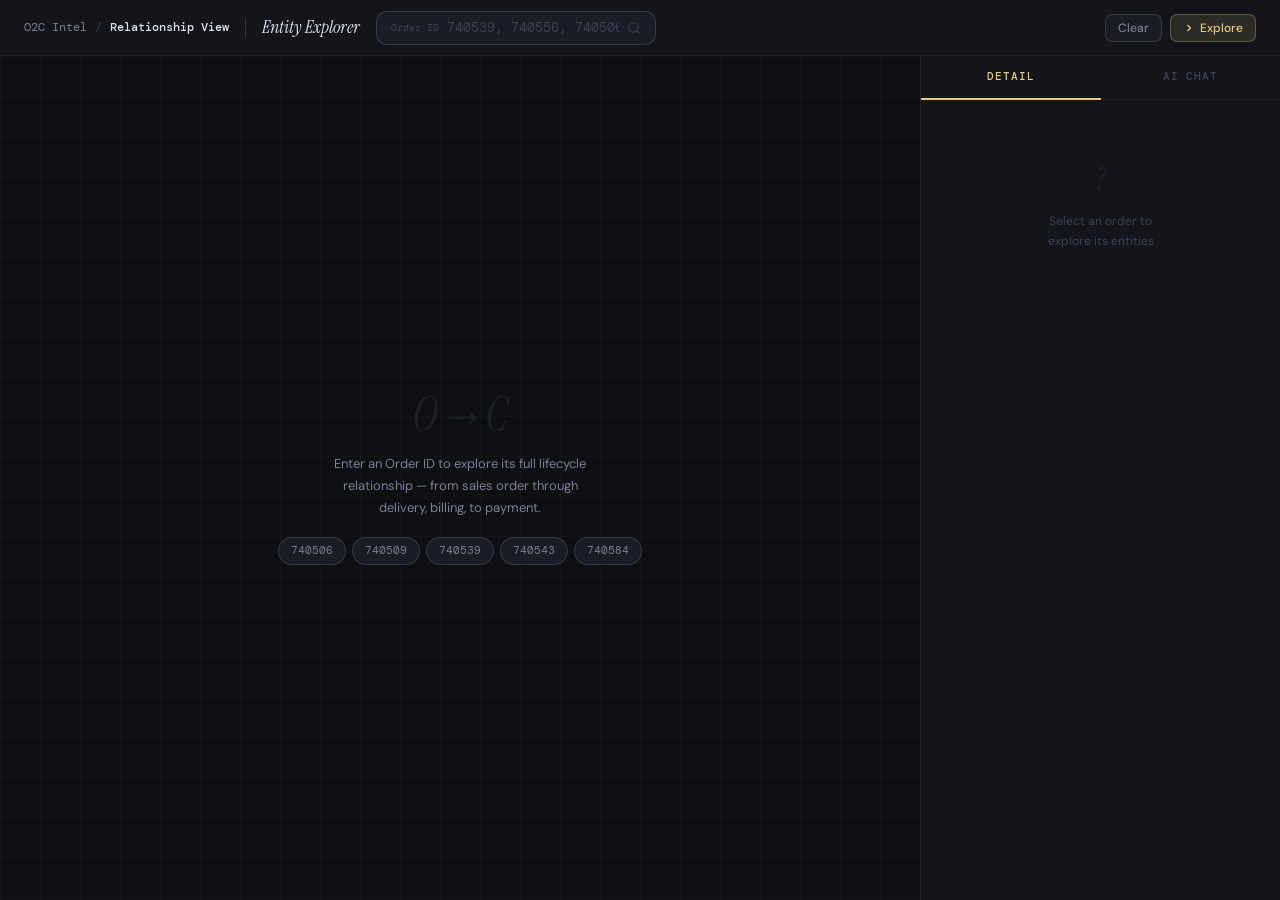
<file: frontend/relationship-view.html>
<!DOCTYPE html>
<html lang="en">
<head>
<meta charset="UTF-8"/>
<meta name="viewport" content="width=device-width, initial-scale=1.0"/>
<title>O2C · Relationship View</title>
<link rel="preconnect" href="https://fonts.googleapis.com"/>
<link href="https://fonts.googleapis.com/css2?family=Instrument+Serif:ital@0;1&family=DM+Mono:wght@400;500&family=DM+Sans:wght@300;400;500;600&display=swap" rel="stylesheet"/>
<style>
/* ══════════════════════════════════════════════════════
   TOKENS
══════════════════════════════════════════════════════ */
:root {
  --bg:        #0e0f13;
  --bg-card:   #13151b;
  --bg-raised: #1a1d26;
  --bg-glass:  rgba(26,29,38,.7);
  --border:    rgba(255,255,255,.06);
  --border-hi: rgba(255,255,255,.13);

  --ink:    #dde0ec;
  --ink-2:  #7b7f96;
  --ink-3:  #3e4258;

  --gold:   #e8c97a;
  --gold-2: rgba(232,201,122,.12);
  --teal:   #4af0c4;
  --teal-2: rgba(74,240,196,.1);
  --rose:   #f27389;
  --rose-2: rgba(242,115,137,.1);
  --blue:   #6eb4ff;
  --blue-2: rgba(110,180,255,.1);
  --violet: #a78bfa;
  --violet-2: rgba(167,139,250,.1);

  --node-order:    #e8c97a;
  --node-delivery: #4af0c4;
  --node-billing:  #6eb4ff;
  --node-payment:  #7cdb8a;
  --node-journal:  #a78bfa;
  --node-cancelled:#f27389;

  --font-serif: "Instrument Serif", Georgia, serif;
  --font-body:  "DM Sans", system-ui, sans-serif;
  --font-mono:  "DM Mono", monospace;

  --r: 10px;
  --rl: 16px;
  --panel: 360px;
}

/* ══════════════════════════════════════════════════════
   RESET
══════════════════════════════════════════════════════ */
*, *::before, *::after { box-sizing: border-box; margin: 0; padding: 0; }
html, body { height: 100%; overflow: hidden; }
body {
  background: var(--bg);
  color: var(--ink);
  font-family: var(--font-body);
  font-size: 14px;
  line-height: 1.6;
  -webkit-font-smoothing: antialiased;
}
::-webkit-scrollbar { width: 4px; height: 4px; }
::-webkit-scrollbar-track { background: transparent; }
::-webkit-scrollbar-thumb { background: var(--border-hi); border-radius: 99px; }

/* ══════════════════════════════════════════════════════
   LAYOUT
══════════════════════════════════════════════════════ */
.shell {
  display: grid;
  grid-template-columns: 1fr var(--panel);
  grid-template-rows: 56px 1fr;
  height: 100vh;
}

/* ── Topbar ── */
.topbar {
  grid-column: 1 / -1;
  background: var(--bg-card);
  border-bottom: 1px solid var(--border);
  display: flex;
  align-items: center;
  padding: 0 24px;
  gap: 16px;
}
.breadcrumb {
  font-size: 12px;
  color: var(--ink-3);
  font-family: var(--font-mono);
  display: flex;
  align-items: center;
  gap: 8px;
}
.breadcrumb span { color: var(--ink-2); }
.breadcrumb b { color: var(--ink); font-weight: 500; }
.topbar-divider { width: 1px; height: 20px; background: var(--border-hi); }
.topbar-title {
  font-family: var(--font-serif);
  font-size: 18px;
  color: var(--ink);
  font-style: italic;
}
.topbar-actions { margin-left: auto; display: flex; align-items: center; gap: 8px; }

/* ── Search / Selector ── */
.order-selector {
  display: flex;
  align-items: center;
  background: var(--bg-raised);
  border: 1px solid var(--border-hi);
  border-radius: var(--r);
  padding: 0 14px;
  gap: 8px;
  height: 34px;
  min-width: 280px;
}
.order-selector input {
  background: none;
  border: none;
  outline: none;
  color: var(--ink);
  font-family: var(--font-mono);
  font-size: 13px;
  width: 100%;
}
.order-selector input::placeholder { color: var(--ink-3); }
.order-selector-label { font-size: 10px; color: var(--ink-3); font-family: var(--font-mono); white-space: nowrap; }

/* ── Main canvas ── */
.canvas {
  background: var(--bg);
  overflow: hidden;
  position: relative;
  display: flex;
  align-items: center;
  justify-content: center;
}

/* subtle grid background */
.canvas::before {
  content: "";
  position: absolute;
  inset: 0;
  background-image:
    linear-gradient(rgba(255,255,255,.025) 1px, transparent 1px),
    linear-gradient(90deg, rgba(255,255,255,.025) 1px, transparent 1px);
  background-size: 40px 40px;
  pointer-events: none;
}

/* ── Right panel ── */
.side-panel {
  background: var(--bg-card);
  border-left: 1px solid var(--border);
  display: flex;
  flex-direction: column;
  overflow: hidden;
}

/* ══════════════════════════════════════════════════════
   FLOW DIAGRAM
══════════════════════════════════════════════════════ */
.flow-wrap {
  position: relative;
  display: flex;
  flex-direction: column;
  align-items: center;
  gap: 0;
  z-index: 1;
  padding: 40px;
}

/* ── Stage row ── */
.stage-row {
  display: flex;
  align-items: center;
  gap: 0;
  position: relative;
}

/* ── Node ── */
.node {
  position: relative;
  display: flex;
  flex-direction: column;
  align-items: center;
  cursor: pointer;
  outline: none;
}
.node-body {
  width: 148px;
  background: var(--bg-card);
  border: 1.5px solid var(--nb, var(--border-hi));
  border-radius: var(--rl);
  padding: 14px 16px;
  transition: border-color .2s, transform .2s, box-shadow .2s;
  position: relative;
  overflow: hidden;
}
.node-body::before {
  content: "";
  position: absolute;
  top: 0; left: 0; right: 0;
  height: 2px;
  background: var(--nc, transparent);
  border-radius: var(--rl) var(--rl) 0 0;
}
.node:hover .node-body,
.node.active .node-body {
  transform: translateY(-2px);
  box-shadow: 0 8px 32px rgba(0,0,0,.4);
  border-color: var(--nc, var(--border-hi));
}
.node.active .node-body { background: var(--bg-raised); }

.node-icon {
  font-size: 18px;
  margin-bottom: 6px;
  line-height: 1;
}
.node-type {
  font-size: 9px;
  font-family: var(--font-mono);
  font-weight: 500;
  letter-spacing: .1em;
  text-transform: uppercase;
  color: var(--nc, var(--ink-2));
  margin-bottom: 4px;
}
.node-id {
  font-family: var(--font-mono);
  font-size: 12px;
  font-weight: 500;
  color: var(--ink);
  margin-bottom: 2px;
  overflow: hidden;
  text-overflow: ellipsis;
  white-space: nowrap;
  max-width: 116px;
}
.node-sub {
  font-size: 10px;
  color: var(--ink-2);
  overflow: hidden;
  text-overflow: ellipsis;
  white-space: nowrap;
  max-width: 116px;
}
.node-status {
  position: absolute;
  top: 10px; right: 10px;
  width: 7px; height: 7px;
  border-radius: 50%;
  background: var(--nc, var(--ink-3));
}

/* cancelled state */
.node.cancelled .node-body { border-color: rgba(242,115,137,.3); }
.node.cancelled .node-type { color: var(--rose); }

/* ── Connector ── */
.connector {
  display: flex;
  flex-direction: column;
  align-items: center;
  gap: 0;
  padding: 0 4px;
}
.connector-line {
  width: 2px;
  background: linear-gradient(var(--from, var(--border-hi)), var(--to, var(--border-hi)));
  transition: background .3s;
  position: relative;
}
.connector-line.active { opacity: 1; }
.connector-arrow {
  width: 0; height: 0;
  border-left: 5px solid transparent;
  border-right: 5px solid transparent;
  border-top: 7px solid var(--ca, var(--border-hi));
  margin-top: -1px;
}
.connector-label {
  font-size: 9px;
  font-family: var(--font-mono);
  color: var(--ink-3);
  padding: 2px 6px;
  background: var(--bg);
  border-radius: 3px;
  white-space: nowrap;
  margin: 4px 0;
}

/* ── Horizontal connector (for items row) ── */
.h-connector {
  display: flex;
  align-items: center;
  padding: 0 8px;
}
.h-line {
  height: 1.5px;
  width: 40px;
  background: var(--border-hi);
}
.h-arrow {
  width: 0; height: 0;
  border-top: 4px solid transparent;
  border-bottom: 4px solid transparent;
  border-left: 6px solid var(--border-hi);
}

/* ── Items row ── */
.items-row {
  display: flex;
  align-items: center;
  gap: 0;
  margin-top: 12px;
  flex-wrap: nowrap;
  max-width: 900px;
  overflow-x: auto;
  padding-bottom: 4px;
}
.item-node {
  flex-shrink: 0;
  width: 120px;
  background: var(--bg-raised);
  border: 1px solid var(--border);
  border-radius: var(--r);
  padding: 9px 11px;
  cursor: pointer;
  transition: border-color .15s;
}
.item-node:hover { border-color: var(--border-hi); }
.item-node.active { border-color: var(--gold); }
.item-node-type { font-size: 8px; font-family: var(--font-mono); color: var(--ink-3); text-transform: uppercase; letter-spacing: .08em; margin-bottom: 3px; }
.item-node-id { font-family: var(--font-mono); font-size: 10px; font-weight: 500; color: var(--ink); }
.item-node-desc { font-size: 10px; color: var(--ink-2); white-space: nowrap; overflow: hidden; text-overflow: ellipsis; margin-top: 2px; }

/* ── Empty state ── */
.empty-state {
  display: flex;
  flex-direction: column;
  align-items: center;
  justify-content: center;
  gap: 14px;
  color: var(--ink-3);
  text-align: center;
  padding: 60px;
  z-index: 1;
}
.empty-glyph {
  font-family: var(--font-serif);
  font-size: 48px;
  font-style: italic;
  opacity: .3;
  line-height: 1;
}
.empty-text { font-size: 13px; color: var(--ink-2); max-width: 280px; line-height: 1.7; }
.order-pills {
  display: flex;
  flex-wrap: wrap;
  gap: 6px;
  justify-content: center;
  margin-top: 4px;
}
.order-pill {
  font-family: var(--font-mono);
  font-size: 11px;
  padding: 4px 12px;
  background: var(--bg-raised);
  border: 1px solid var(--border-hi);
  border-radius: 99px;
  cursor: pointer;
  color: var(--ink-2);
  transition: all .15s;
}
.order-pill:hover { background: var(--gold-2); border-color: var(--gold); color: var(--gold); }

/* ══════════════════════════════════════════════════════
   RIGHT PANEL
══════════════════════════════════════════════════════ */
.panel-tabs {
  display: flex;
  border-bottom: 1px solid var(--border);
  flex-shrink: 0;
}
.panel-tab {
  flex: 1;
  padding: 12px 0;
  font-size: 11px;
  font-weight: 500;
  font-family: var(--font-mono);
  text-transform: uppercase;
  letter-spacing: .08em;
  text-align: center;
  color: var(--ink-3);
  cursor: pointer;
  transition: color .15s;
  border-bottom: 2px solid transparent;
  margin-bottom: -1px;
}
.panel-tab.active { color: var(--gold); border-bottom-color: var(--gold); }
.panel-tab:hover:not(.active) { color: var(--ink-2); }

.panel-body {
  flex: 1;
  overflow-y: auto;
  padding: 18px;
}

/* ── Detail card ── */
.detail-header {
  margin-bottom: 16px;
  padding-bottom: 14px;
  border-bottom: 1px solid var(--border);
}
.detail-type {
  font-size: 9px;
  font-family: var(--font-mono);
  text-transform: uppercase;
  letter-spacing: .12em;
  color: var(--nc, var(--ink-3));
  margin-bottom: 4px;
}
.detail-id {
  font-family: var(--font-serif);
  font-size: 22px;
  font-style: italic;
  color: var(--ink);
  line-height: 1.2;
  margin-bottom: 4px;
}
.detail-status {
  display: inline-flex;
  align-items: center;
  gap: 5px;
  font-size: 10px;
  font-family: var(--font-mono);
  padding: 2px 9px;
  border-radius: 99px;
  background: var(--bg-raised);
  color: var(--nc, var(--ink-2));
  border: 1px solid var(--nc-dim, var(--border));
}

.detail-fields { display: flex; flex-direction: column; gap: 1px; }
.detail-field {
  display: flex;
  justify-content: space-between;
  align-items: baseline;
  padding: 7px 0;
  border-bottom: 1px solid var(--border);
  gap: 12px;
}
.detail-field:last-child { border-bottom: none; }
.field-key {
  font-size: 11px;
  color: var(--ink-3);
  font-family: var(--font-mono);
  white-space: nowrap;
  flex-shrink: 0;
}
.field-val {
  font-size: 12px;
  color: var(--ink);
  font-family: var(--font-mono);
  text-align: right;
  word-break: break-all;
}
.field-val.good { color: var(--teal); }
.field-val.warn { color: var(--gold); }
.field-val.bad  { color: var(--rose); }

/* ── Timeline mini ── */
.mini-timeline {
  margin: 16px 0;
  padding: 14px;
  background: var(--bg-raised);
  border-radius: var(--r);
  border: 1px solid var(--border);
}
.mini-timeline-title {
  font-size: 9px;
  font-family: var(--font-mono);
  text-transform: uppercase;
  letter-spacing: .1em;
  color: var(--ink-3);
  margin-bottom: 12px;
}
.timeline-steps {
  display: flex;
  flex-direction: column;
  gap: 0;
}
.tl-step {
  display: flex;
  align-items: flex-start;
  gap: 10px;
  padding-bottom: 12px;
  position: relative;
}
.tl-step:last-child { padding-bottom: 0; }
.tl-step::after {
  content: "";
  position: absolute;
  left: 6px; top: 14px; bottom: 0;
  width: 1px;
  background: var(--border-hi);
}
.tl-step:last-child::after { display: none; }
.tl-dot {
  width: 13px; height: 13px;
  border-radius: 50%;
  background: var(--td-bg, var(--bg-raised));
  border: 1.5px solid var(--td-c, var(--ink-3));
  flex-shrink: 0;
  margin-top: 2px;
  z-index: 1;
}
.tl-dot.done { --td-bg: var(--teal-2); --td-c: var(--teal); }
.tl-dot.active { --td-bg: var(--gold-2); --td-c: var(--gold); }
.tl-dot.error { --td-bg: var(--rose-2); --td-c: var(--rose); }
.tl-content { min-width: 0; }
.tl-stage { font-size: 12px; font-weight: 500; color: var(--ink); }
.tl-date { font-size: 10px; font-family: var(--font-mono); color: var(--ink-3); margin-top: 1px; }
.tl-days {
  font-size: 9px;
  font-family: var(--font-mono);
  padding: 1px 6px;
  border-radius: 3px;
  background: var(--bg);
  color: var(--ink-2);
  margin-top: 3px;
  display: inline-block;
}

/* ── AI chat panel ── */
.ai-panel { display: flex; flex-direction: column; height: 100%; }
.ai-messages { flex: 1; overflow-y: auto; display: flex; flex-direction: column; gap: 10px; }
.ai-msg {
  padding: 10px 12px;
  border-radius: var(--r);
  font-size: 13px;
  line-height: 1.6;
  max-width: 100%;
}
.ai-msg.system {
  background: var(--bg-raised);
  border: 1px solid var(--border);
  color: var(--ink-2);
}
.ai-msg.user {
  background: var(--gold-2);
  border: 1px solid rgba(232,201,122,.2);
  color: var(--ink);
  align-self: flex-end;
  font-size: 12px;
}
.ai-msg.assistant {
  background: var(--bg-raised);
  border: 1px solid var(--border-hi);
  color: var(--ink);
}
.ai-msg.assistant strong { color: var(--teal); font-weight: 500; }
.ai-msg.assistant em { color: var(--gold); font-style: normal; }
.ai-model-tag {
  font-size: 9px;
  font-family: var(--font-mono);
  color: var(--ink-3);
  margin-top: 5px;
  display: block;
}
.ai-input-area {
  padding-top: 12px;
  border-top: 1px solid var(--border);
  margin-top: 12px;
  flex-shrink: 0;
}
.ai-suggestions { display: flex; flex-direction: column; gap: 5px; margin-bottom: 10px; }
.ai-sug {
  font-size: 11px;
  font-family: var(--font-mono);
  color: var(--ink-3);
  padding: 5px 9px;
  border: 1px solid var(--border);
  border-radius: 6px;
  cursor: pointer;
  transition: all .12s;
  text-align: left;
  background: transparent;
  width: 100%;
}
.ai-sug:hover { border-color: var(--gold); color: var(--gold); background: var(--gold-2); }
.ai-input-row { display: flex; gap: 6px; }
.ai-input {
  flex: 1;
  background: var(--bg-raised);
  border: 1px solid var(--border-hi);
  border-radius: 8px;
  color: var(--ink);
  font-family: var(--font-body);
  font-size: 12px;
  padding: 7px 12px;
  outline: none;
  resize: none;
  min-height: 38px;
  max-height: 80px;
}
.ai-input:focus { border-color: var(--gold); }
.ai-send {
  background: var(--gold);
  color: #1a1508;
  border: none;
  border-radius: 8px;
  padding: 0 14px;
  font-size: 12px;
  font-weight: 600;
  cursor: pointer;
  font-family: var(--font-body);
  transition: opacity .15s;
  flex-shrink: 0;
}
.ai-send:hover { opacity: .85; }
.ai-send:disabled { opacity: .4; cursor: not-allowed; }

/* ══════════════════════════════════════════════════════
   MISC
══════════════════════════════════════════════════════ */
.btn {
  display: inline-flex; align-items: center; gap: 5px;
  padding: 5px 12px;
  border-radius: 7px;
  font-size: 12px;
  font-family: var(--font-body);
  font-weight: 500;
  cursor: pointer;
  border: 1px solid var(--border-hi);
  background: var(--bg-raised);
  color: var(--ink-2);
  transition: all .12s;
}
.btn:hover { color: var(--ink); border-color: var(--border-hi); background: var(--bg-glass); }
.btn-gold { background: var(--gold-2); border-color: rgba(232,201,122,.3); color: var(--gold); }
.btn-gold:hover { background: rgba(232,201,122,.2); }

.spinner {
  width: 14px; height: 14px;
  border: 2px solid var(--border-hi);
  border-top-color: var(--gold);
  border-radius: 50%;
  animation: spin .6s linear infinite;
  display: inline-block;
}
@keyframes spin { to { transform: rotate(360deg); } }

@keyframes fadeIn { from { opacity:0; transform: translateY(6px); } to { opacity:1; transform: none; } }
.fade-in { animation: fadeIn .25s ease forwards; }

@keyframes pulse { 0%,100% { opacity:.6; } 50% { opacity:1; } }
.pulse { animation: pulse 1.4s ease infinite; }
</style>
</head>
<body>
<div class="shell">

  <!-- ── Topbar ── -->
  <header class="topbar">
    <div class="breadcrumb">
      <span>O2C Intel</span>
      <span style="color:var(--ink-3)">/</span>
      <b>Relationship View</b>
    </div>
    <div class="topbar-divider"></div>
    <div class="topbar-title">Entity Explorer</div>

    <div class="order-selector">
      <span class="order-selector-label">Order ID</span>
      <input type="text" id="order-input" placeholder="740539, 740556, 740506…" autocomplete="off"/>
      <svg width="14" height="14" viewBox="0 0 24 24" fill="none" stroke="currentColor" stroke-width="2" style="color:var(--ink-3);flex-shrink:0"><circle cx="11" cy="11" r="8"/><path d="m21 21-4.35-4.35"/></svg>
    </div>

    <div class="topbar-actions">
      <button class="btn" onclick="clearView()">Clear</button>
      <button class="btn btn-gold" onclick="document.getElementById('order-input').dispatchEvent(new KeyboardEvent('keydown',{key:'Enter',bubbles:true}))">
        <svg width="12" height="12" viewBox="0 0 24 24" fill="none" stroke="currentColor" stroke-width="2.5"><polyline points="9 18 15 12 9 6"/></svg>
        Explore
      </button>
    </div>
  </header>

  <!-- ── Canvas ── -->
  <main class="canvas" id="canvas">
    <div class="empty-state" id="empty-state">
      <div class="empty-glyph">O→C</div>
      <div class="empty-text">Enter an Order ID to explore its full lifecycle relationship — from sales order through delivery, billing, to payment.</div>
      <div class="order-pills" id="quick-picks"></div>
    </div>
    <div class="flow-wrap" id="flow-wrap" style="display:none"></div>
  </main>

  <!-- ── Side panel ── -->
  <aside class="side-panel">
    <div class="panel-tabs">
      <div class="panel-tab active" id="tab-detail" onclick="switchTab('detail')">Detail</div>
      <div class="panel-tab" id="tab-ai" onclick="switchTab('ai')">AI Chat</div>
    </div>

    <!-- Detail tab -->
    <div class="panel-body" id="panel-detail">
      <div style="padding:40px 0;text-align:center;color:var(--ink-3)">
        <div style="font-family:var(--font-serif);font-size:28px;font-style:italic;opacity:.3;margin-bottom:10px">?</div>
        <div style="font-size:12px">Select an order to<br/>explore its entities</div>
      </div>
    </div>

    <!-- AI tab -->
    <div class="panel-body" id="panel-ai" style="display:none">
      <div class="ai-panel">
        <div class="ai-messages" id="ai-msgs">
          <div class="ai-msg system">
            Select an order and ask questions about its lifecycle, delays, or payment status.
          </div>
        </div>
        <div class="ai-input-area">
          <div class="ai-suggestions" id="ai-sugs">
            <button class="ai-sug" onclick="askAI(this.textContent)">Why is this order delayed?</button>
            <button class="ai-sug" onclick="askAI(this.textContent)">What is causing payment delay?</button>
            <button class="ai-sug" onclick="askAI(this.textContent)">Summarise this order's issues</button>
          </div>
          <div class="ai-input-row">
            <textarea class="ai-input" id="ai-input" placeholder="Ask about this order…" rows="1"
              onkeydown="if(event.key==='Enter'&&!event.shiftKey){event.preventDefault();sendAI();}"></textarea>
            <button class="ai-send" id="ai-send-btn" onclick="sendAI()">Send</button>
          </div>
        </div>
      </div>
    </div>
  </aside>
</div>

<script type="module">

// ══════════════════════════════════════════════════════
// CONFIG + DATA
// ══════════════════════════════════════════════════════
const BASE = "https://dodgeai-backend.onrender.com";
// ── Rule thresholds (match backend config) ───────────
const FLAG_THRESHOLDS = {
  DELIVERY_DELAY_DAYS:  3,
  BILLING_DELAY_DAYS:   5,
  PAYMENT_OVERDUE_DAYS: 30,
};


// Inline dataset — loaded from static files or API
let ORDERS = [];   // unified_o2c_orders rows
let ITEMS  = [];   // unified_o2c rows (item grain)
let dataLoaded = false;
let backendOnline = false;

// Currently selected
let SEL = { orderId: null, nodeType: null, nodeId: null, nodeData: null };

// ══════════════════════════════════════════════════════
// BOOT
// ══════════════════════════════════════════════════════
async function boot() {

  // Try backend
  try {
    const h = await fetch(`${API}/health`, {signal: AbortSignal.timeout(3000)}).then(r=>r.json());
    if (h.status === 'ok') backendOnline = true;
  } catch(e) {}

  // Load dataset FIRST
  await loadData();

  // THEN generate sample IDs dynamically
  const sampleIds = getSampleOrderIds();

  document.getElementById('quick-picks').innerHTML =
    sampleIds.map(id => 
      `<div class="order-pill" onclick="loadOrder('${id}')">${id}</div>`
    ).join('');

  // Input handler
  const inp = document.getElementById('order-input');
  inp.addEventListener('keydown', e => {
    if (e.key === 'Enter') loadOrder(inp.value.trim());
  });
}

async function loadData() {
  if (dataLoaded) return;

  // Try backend API first
  if (backendOnline) {
    try {
      const [ordersRes, itemsRes] = await Promise.all([
        fetch(`${API}/api/orders?limit=500`).then(r=>r.json()),
        fetch(`${API}/api/orders/items-all`).then(r=>r.json()).catch(()=>null),
      ]);
      if (ordersRes?.data?.length) {
        ORDERS = ordersRes.data;
        // For items, still fall through to CSV — API items are per-order
        console.log(`Loaded ${ORDERS.length} orders from API`);
      }
    } catch(e) { console.warn('API orders load failed:', e.message); }
  }

  // Load CSV files (primary for items, fallback for orders)
  const bases = ['/data/processed/'];
  for (const base of bases) {
    try {
      const fetches = [fetch(base + 'unified_o2c.csv').then(r => { if(!r.ok) throw 0; return r.text(); })];
      if (!ORDERS.length) {
        fetches.unshift(fetch(base + 'unified_o2c_orders.csv').then(r => { if(!r.ok) throw 0; return r.text(); }));
      }
      const results = await Promise.all(fetches);
      if (!ORDERS.length) { ORDERS = parseCSV(results[0]); ITEMS = parseCSV(results[1]); }
      else { ITEMS = parseCSV(results[0]); }
      dataLoaded = true;
      console.log(`Loaded ${ORDERS.length} orders, ${ITEMS.length} items`);
      return;
    } catch(e) { continue; }
  }
  console.warn('Static data not found — some features limited');
  dataLoaded = true;
}

function getSampleOrderIds() {
  if (!ORDERS.length) return ['740539','740556','740506','740509','740584','740543'];
  // Return one of each interesting stage
  const byStage = {};
  for (const o of ORDERS) {
    const s = o.lifecycle_stage;
    if (!byStage[s]) byStage[s] = String(o.sales_order_id);
  }
  const ids = Object.values(byStage).slice(0,6);
  return ids.length ? ids : ORDERS.slice(0,6).map(o=>String(o.sales_order_id));
}

// ══════════════════════════════════════════════════════
// DATA UTILS
// ══════════════════════════════════════════════════════
function parseCSV(text) {
  const lines = text.trim().split('\n');
  const headers = lines[0].split(',').map(h => h.replace(/^"|"$/g,'').trim());
  return lines.slice(1).map(line => {
    const vals=[]; let cur='', inQ=false;
    for (const ch of line) {
      if (ch==='"'){inQ=!inQ;}
      else if(ch===','&&!inQ){vals.push(cur.trim());cur='';}
      else{cur+=ch;}
    }
    vals.push(cur.trim());
    return Object.fromEntries(headers.map((h,i)=>[h, vals[i]??'']));
  });
}

function getOrder(id) {
  return ORDERS.find(o => String(o.sales_order_id) === String(id)) || null;
}

function getItems(orderId) {
  return ITEMS.filter(i => String(i.sales_order_id) === String(orderId));
}

function fmt(v) {
  if (!v || v === 'nan' || v === '') return '—';
  return String(v);
}
function fmtDate(v) {
  if (!v || v === 'nan') return '—';
  return String(v).slice(0,10);
}
function fmtCurrency(v) {
  if (!v || v === 'nan' || v === '') return '—';
  const n = Number(v);
  if (isNaN(n)) return '—';
  return '₹' + n.toLocaleString('en-IN', {maximumFractionDigits:2});
}
function fmtDays(v) {
  if (!v || v === 'nan' || v === '') return '—';
  const n = Number(v);
  if (isNaN(n)) return '—';
  return Math.round(n) + 'd';
}
function debounce(fn, ms) {
  let t; return (...a) => { clearTimeout(t); t = setTimeout(()=>fn(...a), ms); };
}

// ══════════════════════════════════════════════════════
// LOAD ORDER → BUILD GRAPH
// ══════════════════════════════════════════════════════
async function loadOrder(id) {
  if (!id) return;
  document.getElementById('order-input').value = id;
  SEL.orderId = id;
  SEL.nodeType = null;
  SEL.nodeId = null;

  let order = getOrder(id);
  let items = getItems(id);

  // Try API if not in local data
  if (!order && backendOnline) {
    try {
      const [o, ctx] = await Promise.all([
        fetch(`${API}/api/orders/${id}`).then(r=>r.json()),
        fetch(`${API}/api/orders/${id}/items`).then(r=>r.json()),
      ]);
      if (o && !o.error) { order = o; items = ctx.items || []; }
    } catch(e) {}
  }

  if (!order) {
    showError(`Order ${id} not found. Try: ${SAMPLE_IDS.join(', ')}`);
    return;
  }

  renderFlow(order, items);
  showNodeDetail('order', order.sales_order_id, order, items);
  switchTab('detail');
}

function clearView() {
  SEL = { orderId: null, nodeType: null, nodeId: null, nodeData: null };
  document.getElementById('order-input').value = '';
  document.getElementById('empty-state').style.display = 'flex';
  document.getElementById('flow-wrap').style.display = 'none';
  document.getElementById('panel-detail').innerHTML = `
    <div style="padding:40px 0;text-align:center;color:var(--ink-3)">
      <div style="font-family:var(--font-serif);font-size:28px;font-style:italic;opacity:.3;margin-bottom:10px">?</div>
      <div style="font-size:12px">Select an order to<br/>explore its entities</div>
    </div>`;
  document.getElementById('ai-msgs').innerHTML =
    '<div class="ai-msg system">Select an order and ask questions about its lifecycle, delays, or payment status.</div>';
}

function showError(msg) {
  const fw = document.getElementById('flow-wrap');
  fw.style.display = 'flex';
  document.getElementById('empty-state').style.display = 'none';
  fw.innerHTML = `<div style="text-align:center;color:var(--rose);font-size:13px;font-family:var(--font-mono)">${msg}</div>`;
}

// ══════════════════════════════════════════════════════
// RENDER FLOW
// ══════════════════════════════════════════════════════
function renderFlow(order, items) {
  const fw = document.getElementById('flow-wrap');
  fw.style.display = 'flex';
  document.getElementById('empty-state').style.display = 'none';
  fw.innerHTML = '';
  fw.className = 'flow-wrap fade-in';

  const stage = order.lifecycle_stage;
  const isCancelled = stage === 'cancelled';

  // ── Real entity IDs from item data ──────────────────
  const deliveryIds = [...new Set(items.map(i=>i.delivery_id).filter(isReal))];
  const billingIds  = [...new Set(items.map(i=>i.billing_doc_id).filter(isReal))];
  const acctDocs    = [...new Set(items.map(i=>i.accounting_document).filter(isReal))];

  const hasDelivery = deliveryIds.length > 0 || ['delivered','billed','paid','cancelled'].includes(stage);
  const hasBilling  = billingIds.length  > 0 || ['billed','paid','cancelled'].includes(stage);
  const hasPayment  = !isCancelled && (acctDocs.length > 0 || stage === 'paid');

  // ── Why Flagged analysis ─────────────────────────────
  const flags = computeFlags(order, items);

  // ── Real sub-labels ───────────────────────────────────
  const item0   = items[0] || {};
  const custShort = (order.customer_name||'').split(',')[0] || order.customer_id || '';
  const orderSub  = fmtDate(order.order_created_date) + (custShort ? ' · ' + custShort : '');

  const delCreated = fmtDate(item0.delivery_created_date);
  const o2dDays    = isReal(order.order_to_delivery_days) ? fmtDays(order.order_to_delivery_days) : '';
  const delSub     = delCreated !== '—' ? delCreated + (o2dDays ? ' · ' + o2dDays + ' O→D' : '') : (hasDelivery ? 'Pending' : '—');

  const bilDate = fmtDate(item0.billing_date);
  const d2bDays = isReal(order.delivery_to_billing_days) ? fmtDays(order.delivery_to_billing_days) : '';
  const bilSub  = isCancelled ? 'Cancelled · ' + bilDate
    : bilDate !== '—' ? bilDate + (d2bDays ? ' · ' + d2bDays + ' D→B' : '') : (hasBilling ? 'Pending' : '—');

  const payDate = fmtDate(item0.payment_posting_date);
  const b2pDays = isReal(order.billing_to_payment_days) ? fmtDays(order.billing_to_payment_days) : '';
  const paySub  = payDate !== '—' ? payDate + (b2pDays ? ' · ' + b2pDays + ' B→P' : '') : (hasPayment ? 'Pending' : '—');

  // ── Main stage row ────────────────────────────────────
  const mainRow = document.createElement('div');
  mainRow.className = 'stage-row';
  mainRow.appendChild(makeFlowNode('order', fmt(order.sales_order_id), orderSub, '--node-order'));

  if (hasDelivery) {
    mainRow.appendChild(makeHConnEl());
    const dId = deliveryIds[0] ? fmt(deliveryIds[0]) : '—';
    mainRow.appendChild(makeFlowNode('delivery', dId, delSub, isCancelled ? '--node-cancelled' : '--node-delivery'));
  }
  if (hasBilling) {
    mainRow.appendChild(makeHConnEl());
    const bId = billingIds[0] ? fmt(billingIds[0]) : '—';
    mainRow.appendChild(makeFlowNode('billing', bId, bilSub, isCancelled ? '--node-cancelled' : '--node-billing'));
  }
  if (hasPayment) {
    mainRow.appendChild(makeHConnEl());
    const pId = acctDocs[0] ? fmt(acctDocs[0]) : '—';
    mainRow.appendChild(makeFlowNode('payment', pId, paySub, '--node-payment'));
  }
  fw.appendChild(mainRow);

  // ── Cycle time chips ──────────────────────────────────
  const cycleRow = document.createElement('div');
  cycleRow.style.cssText = 'display:flex;gap:8px;margin-top:20px;flex-wrap:wrap;justify-content:center';
  const expPay = Number(order.expected_payment_days) || 30;
  [
    { l:'Order → Delivery',  v:order.order_to_delivery_days,    c:'var(--node-delivery)', t:3 },
    { l:'Delivery → Billing', v:order.delivery_to_billing_days, c:'var(--node-billing)',  t:5 },
    { l:'Billing → Payment',  v:order.billing_to_payment_days,  c:'var(--node-payment)',  t:expPay },
    { l:'Total O2C',          v:order.total_o2c_days,           c:'var(--accent)',        t:null },
  ].forEach(({l, v, c, t}) => {
    const d = fmtDays(v);
    const n = Number(v);
    const over = t !== null && isReal(v) && !isNaN(n) && n > t;
    const dc = over ? 'var(--red)' : (d === '—' ? 'var(--text-3)' : c);
    cycleRow.innerHTML += `
      <div style="background:var(--bg-card);border:1px solid ${over?'rgba(240,82,82,.3)':'var(--border)'};border-radius:8px;padding:7px 13px;text-align:center;min-width:76px">
        <div style="font-size:9px;font-family:var(--font-m);color:var(--text-3);margin-bottom:2px">${l}</div>
        <div style="font-family:var(--font-m);font-size:14px;font-weight:700;color:${dc}">${d}</div>
        ${over?`<div style="font-size:8px;color:var(--red);font-family:var(--font-m);margin-top:1px">▲ >${t}d limit</div>`:''}
      </div>`;
  });
  fw.appendChild(cycleRow);

  // ── Why Flagged panel ─────────────────────────────────
  if (flags.length > 0) {
    const fs = document.createElement('div');
    fs.style.cssText = 'margin-top:22px;width:100%;max-width:680px';
    fs.innerHTML = `
      <div style="font-size:9px;font-family:var(--font-m);color:var(--text-3);text-transform:uppercase;letter-spacing:.1em;margin-bottom:8px">Why flagged</div>
      ${flags.map(fl=>`
        <div style="display:flex;align-items:flex-start;gap:10px;background:var(--bg-card);border:1px solid ${fl.bc};border-left:3px solid ${fl.c};border-radius:10px;padding:10px 14px;margin-bottom:6px">
          <span style="font-size:15px;flex-shrink:0;margin-top:1px">${fl.icon}</span>
          <div style="flex:1;min-width:0">
            <div style="font-size:10px;font-weight:600;color:${fl.c};font-family:var(--font-m);text-transform:uppercase;letter-spacing:.06em;margin-bottom:3px">${fl.label}</div>
            <div style="font-size:12px;color:var(--text-2);line-height:1.55">${fl.explanation}</div>
            ${fl.fk?`<div style="margin-top:5px;font-size:10px;font-family:var(--font-m);color:var(--text-3)"><span style="color:var(--text-3)">${fl.fk}</span> = <span style="color:${fl.c}">${fl.fv}</span></div>`:''}
          </div>
        </div>`).join('')}`;
    fw.appendChild(fs);
  } else if (stage === 'paid') {
    const ok = document.createElement('div');
    ok.style.cssText = 'margin-top:18px;display:flex;align-items:center;gap:8px;background:rgba(34,212,122,.07);border:1px solid rgba(34,212,122,.2);border-radius:10px;padding:10px 16px;font-size:12px;color:var(--green)';
    ok.innerHTML = `<span style="font-size:16px">✓</span> No issues — lifecycle complete. Payment cleared in ${fmtDays(order.billing_to_payment_days)} after billing.`;
    fw.appendChild(ok);
  }

  // ── Line items row ────────────────────────────────────
  if (items.length > 0) {
    const lbl = document.createElement('div');
    lbl.style.cssText = 'font-size:9px;font-family:var(--font-m);color:var(--text-3);text-transform:uppercase;letter-spacing:.1em;margin-top:24px;margin-bottom:8px;align-self:flex-start';
    lbl.textContent = `Line items (${items.length})`;
    fw.appendChild(lbl);

    const ir = document.createElement('div');
    ir.className = 'items-row';
    items.slice(0, 7).forEach((item, idx) => {
      if (idx > 0) { const s=document.createElement('div'); s.className='h-connector'; s.innerHTML='<div class="h-line"></div><div class="h-arrow"></div>'; ir.appendChild(s); }
      const el = document.createElement('div');
      el.className = 'item-node';
      const iCan = String(item.is_cancelled)==='True'||String(item.is_billing_cancelled)==='True';
      if (iCan) el.style.borderColor='rgba(240,82,82,.25)';
      const desc = (item.material_desc||item.material_id||'—').slice(0, 26);
      const amt  = isReal(item.item_net_amount) ? fmtCurrency(item.item_net_amount) : '—';
      el.innerHTML = `
        <div class="item-node-type">Item ${item.sales_order_item||idx+1}</div>
        <div class="item-node-id">${(item.material_id||'—').slice(-9)}</div>
        <div class="item-node-desc">${desc}</div>
        <div style="font-size:10px;font-family:var(--font-m);color:${iCan?'var(--red)':'var(--text-3)'};margin-top:3px">${iCan?'Cancelled':amt}</div>`;
      el.addEventListener('click', () => onItemClick(item));
      ir.appendChild(el);
    });
    if (items.length > 7) {
      const m=document.createElement('div'); m.style.cssText='font-size:10px;color:var(--text-3);font-family:var(--font-m);padding:0 10px;flex-shrink:0;align-self:center'; m.textContent=`+${items.length-7} more`; ir.appendChild(m);
    }
    fw.appendChild(ir);
  }

  // Activate first node
  setTimeout(() => { const n=fw.querySelector('.node'); if(n) n.classList.add('active'); }, 50);
}

// ── Flow node factory ─────────────────────────────────
function makeFlowNode(type, id, sub, color) {
  const icons = {order:'📋', delivery:'🚚', billing:'🧾', payment:'💳'};
  const n = document.createElement('div');
  n.className = 'node';
  n.style.setProperty('--nc', `var(${color})`);
  n.dataset.type = type;
  n.dataset.id   = String(id);
  n.setAttribute('tabindex','0');
  n.innerHTML = `
    <div class="node-body">
      <div class="node-status"></div>
      <div class="node-icon">${icons[type]||'◆'}</div>
      <div class="node-type">${type}</div>
      <div class="node-id" title="${id}">${String(id).length>13?String(id).slice(-12):String(id)}</div>
      <div class="node-sub">${sub}</div>
    </div>`;
  n.addEventListener('click', () => { document.querySelectorAll('.node').forEach(x=>x.classList.remove('active')); n.classList.add('active'); onNodeClick(type, String(id)); });
  n.addEventListener('keydown', e => { if(e.key==='Enter'||e.key===' ') n.click(); });
  return n;
}

function makeHConnEl() {
  const c = document.createElement('div');
  c.className = 'h-connector';
  c.innerHTML = '<div class="h-line"></div><div class="h-arrow"></div>';
  return c;
}

function isReal(v) {
  return v !== undefined && v !== null && String(v).trim() !== '' && String(v) !== 'nan' && String(v) !== 'NaN';
}

// ══════════════════════════════════════════════════════
// RULE-BASED FLAG ENGINE
// ══════════════════════════════════════════════════════
// FLAG_THRESHOLDS defined at top of script

function computeFlags(order, items) {
  const flags = [];
  const item0 = items[0] || {};
  const stage = order.lifecycle_stage;

  // ── Rule 1: Billing Cancelled ────────────────────────
  // Field: is_billing_cancelled == True
  if (String(order.is_billing_cancelled) === 'True' || String(item0.is_cancelled) === 'True') {
    const bilId = items.find(i=>isReal(i.billing_doc_id))?.billing_doc_id || '—';
    flags.push({
      icon: '✕', label: 'Billing cancelled',
      c: '#f05252', bc: 'rgba(240,82,82,.15)',
      explanation: `Billing document ${fmt(bilId)} was cancelled or reversed. Goods may have been delivered but the invoice was voided — common causes: customer return, pricing dispute, or duplicate billing. No revenue will be collected unless a replacement invoice is raised.`,
      fk: 'is_billing_cancelled', fv: 'True',
    });
  }

  // ── Rule 2: Unpaid Invoice ───────────────────────────
  // Field: is_unpaid == True OR (has_billing AND NOT has_payment AND NOT cancelled)
  const isUnpaid = String(order.is_unpaid) === 'True' ||
    (String(item0.has_billing) === 'True' && String(item0.has_payment) !== 'True' && stage !== 'cancelled');
  if (isUnpaid && stage !== 'paid') {
    const bilDate = fmtDate(item0.billing_date);
    const expDays = Number(order.expected_payment_days || order.payment_terms === 'Z009' ? 0 : 30);
    flags.push({
      icon: '🧾', label: 'Unpaid invoice',
      c: '#38b6ff', bc: 'rgba(56,182,255,.12)',
      explanation: `Invoice raised on ${bilDate} but no payment received yet. Amount due: ${fmtCurrency(order.order_total_net_amount)}. Payment terms: ${order.payment_terms || '—'} (Net ${expDays}d). If past due date, escalate to accounts receivable.`,
      fk: 'is_unpaid', fv: 'True',
    });
  }

  // ── Rule 3: Delivery Delayed ─────────────────────────
  // Field: is_delivery_delayed == True OR order_to_delivery_days > threshold
  const o2d = Number(order.order_to_delivery_days);
  const isDelayed = String(order.is_delivery_delayed) === 'True' ||
    (isReal(order.order_to_delivery_days) && !isNaN(o2d) && o2d > FLAG_THRESHOLDS.DELIVERY_DELAY_DAYS);
  if (isDelayed) {
    const plant = item0.delivery_plant || item0.plant || '—';
    flags.push({
      icon: '🚚', label: `Delivery delayed (${Math.round(o2d)}d)`,
      c: '#f5c842', bc: 'rgba(245,200,66,.12)',
      explanation: `Delivery took ${Math.round(o2d)} days — exceeds the ${FLAG_THRESHOLDS.DELIVERY_DELAY_DAYS}-day threshold. Created on ${fmtDate(order.order_created_date)}, delivered on ${fmtDate(item0.delivery_created_date)}. Check warehouse capacity, stock availability, or routing at plant ${plant}.`,
      fk: 'order_to_delivery_days', fv: Math.round(o2d) + 'd (limit: ' + FLAG_THRESHOLDS.DELIVERY_DELAY_DAYS + 'd)',
    });
  }

  // ── Rule 4: Missing Lifecycle Stage ──────────────────
  // Field: missing_stage == True OR has_delivery/has_billing missing
  const hasDel = String(item0.has_delivery) === 'True' || items.some(i=>isReal(i.delivery_id));
  const hasBil = String(item0.has_billing)  === 'True' || items.some(i=>isReal(i.billing_doc_id));
  const hasPay = String(item0.has_payment)  === 'True' || items.some(i=>isReal(i.payment_posting_date));
  const isMissing = String(order.missing_stage) === 'True' ||
    (['billed','paid'].includes(stage) && !hasDel) ||
    (['paid'].includes(stage) && !hasBil);

  if (isMissing) {
    const missing = [];
    if (!hasDel) missing.push('Delivery');
    if (!hasBil && stage !== 'ordered' && stage !== 'delivered') missing.push('Billing');
    if (!hasPay && stage !== 'ordered' && stage !== 'delivered' && stage !== 'billed') missing.push('Payment');
    if (missing.length === 0 && stage === 'ordered') missing.push('Delivery');
    flags.push({
      icon: '?', label: `Missing stage${missing.length ? ': ' + missing.join(', ') : ''}`,
      c: '#a78bfa', bc: 'rgba(167,139,250,.12)',
      explanation: `The order is at <strong>${stage}</strong> stage but the following lifecycle stages have no records: <strong>${missing.join(', ') || 'unknown'}</strong>. This breaks the audit trail — check SAP document flow for gaps or data extraction issues.`,
      fk: 'missing_stage', fv: 'True',
    });
  }

  // ── Rule 5: Payment Overdue ──────────────────────────
  // Field: is_payment_overdue == True OR billing_to_payment_days > expected
  const b2p = Number(order.billing_to_payment_days);
  const expPay = Number(order.expected_payment_days) || FLAG_THRESHOLDS.PAYMENT_OVERDUE_DAYS;
  const isOverdue = String(order.is_payment_overdue) === 'True' ||
    (isReal(order.billing_to_payment_days) && !isNaN(b2p) && b2p > expPay);
  if (isOverdue) {
    flags.push({
      icon: '⏰', label: `Payment overdue (${Math.round(b2p)}d vs ${expPay}d terms)`,
      c: '#ff8c42', bc: 'rgba(255,140,66,.12)',
      explanation: `Payment took ${Math.round(b2p)} days after invoicing — exceeds the agreed ${expPay}-day payment terms (${order.payment_terms || '—'}). Consider sending a payment reminder or escalating to credit management.`,
      fk: 'billing_to_payment_days', fv: Math.round(b2p) + 'd (terms: ' + expPay + 'd)',
    });
  }

  // ── Rule 6: Billing Delay ────────────────────────────
  // Field: delivery_to_billing_days > threshold (even if not a pipeline flag)
  const d2b = Number(order.delivery_to_billing_days);
  if (isReal(order.delivery_to_billing_days) && !isNaN(d2b) && d2b > FLAG_THRESHOLDS.BILLING_DELAY_DAYS) {
    flags.push({
      icon: '📄', label: `Billing delay (${Math.round(d2b)}d)`,
      c: '#f5c842', bc: 'rgba(245,200,66,.12)',
      explanation: `Billing was raised ${Math.round(d2b)} days after goods delivery — expected within ${FLAG_THRESHOLDS.BILLING_DELAY_DAYS} days. This delays cash collection. Check if billing runs are scheduled, if there are manual blocks, or if approval workflows are causing bottlenecks.`,
      fk: 'delivery_to_billing_days', fv: Math.round(d2b) + 'd (limit: ' + FLAG_THRESHOLDS.BILLING_DELAY_DAYS + 'd)',
    });
  }

  // ── Rule 7: Rejection ────────────────────────────────
  if (items.some(i => isReal(i.rejection_reason))) {
    const reasons = [...new Set(items.map(i=>i.rejection_reason).filter(isReal))];
    flags.push({
      icon: '🚫', label: 'Line item rejected',
      c: '#f05252', bc: 'rgba(240,82,82,.12)',
      explanation: `One or more line items have rejection reasons: <strong>${reasons.join(', ')}</strong>. Rejected items won't be delivered or billed. Review the rejection cause and determine if re-order is needed.`,
      fk: 'rejection_reason', fv: reasons.join(', '),
    });
  }

  // ── Rule 8: Delivery Block ───────────────────────────
  if (items.some(i => isReal(i.delivery_block) && String(i.delivery_block) !== 'False') ||
      (isReal(order.delivery_block_reason) && order.delivery_block_reason !== 'False')) {
    flags.push({
      icon: '🔒', label: 'Delivery block active',
      c: '#f5c842', bc: 'rgba(245,200,66,.12)',
      explanation: `A delivery block is set on this order (reason: ${order.delivery_block_reason || item0.delivery_block || '—'}). The order cannot be shipped until the block is removed by the responsible team.`,
      fk: 'delivery_block_reason', fv: order.delivery_block_reason || item0.delivery_block || '—',
    });
  }

  return flags;
}



// ══════════════════════════════════════════════════════
// NODE CLICK HANDLERS
// ══════════════════════════════════════════════════════
function onNodeClick(type, id, order, items) {
  // Update active state
  document.querySelectorAll('.node').forEach(n => n.classList.remove('active'));
  event.currentTarget.classList.add('active');

  SEL.nodeType = type;
  SEL.nodeId = id;
  showNodeDetail(type, id, order, items);
  switchTab('detail');
}

function onItemClick(item) {
  document.querySelectorAll('.item-node').forEach(n => n.classList.remove('active'));
  event.currentTarget.classList.add('active');
  SEL.nodeType = 'item';
  SEL.nodeData = item;
  showItemDetail(item);
  switchTab('detail');
}

// ══════════════════════════════════════════════════════
// DETAIL PANELS
// ══════════════════════════════════════════════════════
function showNodeDetail(type, id, order, items) {
  const el = document.getElementById('panel-detail');
  if (!el) return;
  const isCan = order.lifecycle_stage === 'cancelled';

  const NC = {
    order:    '#e8c97a', delivery: '#4af0c4',
    billing:  isCan ? '#f05252' : '#6eb4ff',
    payment:  '#7cdb8a',
  }[type] || '#888';

  const deliveryIds = [...new Set(items.map(i=>i.delivery_id).filter(isReal))];
  const billingIds  = [...new Set(items.map(i=>i.billing_doc_id).filter(isReal))];
  const acctDocs    = [...new Set(items.map(i=>i.accounting_document).filter(isReal))];
  const item0 = items.find(i => {
    if (type==='delivery') return isReal(i.delivery_id);
    if (type==='billing')  return isReal(i.billing_doc_id);
    if (type==='payment')  return isReal(i.accounting_document);
    return true;
  }) || {};

  let title = '', status = order.lifecycle_stage, fields = [];

  if (type === 'order') {
    title = fmt(order.sales_order_id);
    fields = [
      { k:'customer_id',        v:order.customer_id },
      { k:'customer_name',      v:order.customer_name },
      { k:'order_created_date', v:fmtDate(order.order_created_date) },
      { k:'requested_delivery', v:fmtDate(order.requested_delivery_date) },
      { k:'payment_terms',      v:order.payment_terms },
      { k:'currency',           v:order.currency },
      { k:'order_total_amount', v:fmtCurrency(order.order_total_net_amount), cls:'good' },
      { k:'total_paid_amount',  v:fmtCurrency(order.total_paid_amount),      cls: Number(order.total_paid_amount)>0?'good':'warn' },
      { k:'total_items',        v:order.total_items },
      { k:'lifecycle_stage',    v:order.lifecycle_stage },
      { k:'max_issue_severity', v:order.max_issue_severity||'0',
        cls: Number(order.max_issue_severity)>=3?'bad':Number(order.max_issue_severity)>0?'warn':'' },
      { k:'revenue_leakage',    v:fmtCurrency(order.revenue_leakage_amount),
        cls: Number(order.revenue_leakage_amount)>0?'bad':'' },
    ];
  } else if (type === 'delivery') {
    title = deliveryIds[0] ? fmt(deliveryIds[0]) : id;
    status = Number(order.order_to_delivery_days) > FLAG_THRESHOLDS.DELIVERY_DELAY_DAYS ? 'delayed' : 'on time';
    fields = [
      { k:'delivery_id',              v:fmt(deliveryIds[0]||'—') },
      { k:'delivery_created_date',    v:fmtDate(item0.delivery_created_date) },
      { k:'actual_goods_mvmt_date',   v:fmtDate(item0.actual_goods_movement_date)||'—' },
      { k:'goods_movement_status',    v:item0.goods_movement_status||'—' },
      { k:'picking_status',           v:item0.picking_status||'—' },
      { k:'shipping_point',           v:item0.shipping_point||'—' },
      { k:'delivery_plant',           v:item0.delivery_plant||item0.plant||'—' },
      { k:'storage_location',         v:item0.storage_location||'—' },
      { k:'overall_delivery_status',  v:order.overall_delivery_status||'—' },
      { k:'order_to_delivery_days',   v:fmtDays(order.order_to_delivery_days),
        cls: Number(order.order_to_delivery_days)>FLAG_THRESHOLDS.DELIVERY_DELAY_DAYS?'bad':'good' },
    ];
  } else if (type === 'billing') {
    title = billingIds[0] ? fmt(billingIds[0]) : id;
    status = isCan ? 'cancelled' : 'active';
    fields = [
      { k:'billing_doc_id',       v:fmt(billingIds[0]||'—') },
      { k:'billing_type',         v:item0.billing_type||'—' },
      { k:'billing_date',         v:fmtDate(item0.billing_date) },
      { k:'billing_created',      v:fmtDate(item0.billing_created)||'—' },
      { k:'billing_amount',       v:fmtCurrency(item0.billing_amount||item0.billed_amount_sum),
        cls: isCan?'bad':'good' },
      { k:'billed_qty',           v:item0.billed_qty||'—' },
      { k:'is_cancelled',         v:isCan?'Yes':'No', cls:isCan?'bad':'good' },
      { k:'billing_customer_id',  v:fmt(item0.billing_customer_id||order.customer_id||'—') },
      { k:'accounting_document',  v:fmt(acctDocs[0]||'—') },
      { k:'company_code',         v:item0.company_code||order.company_code||'ABCD' },
      { k:'delivery_to_billing_days', v:fmtDays(order.delivery_to_billing_days),
        cls: Number(order.delivery_to_billing_days)>FLAG_THRESHOLDS.BILLING_DELAY_DAYS?'bad':'' },
    ];
  } else if (type === 'payment') {
    title = acctDocs[0] ? fmt(acctDocs[0]) : id;
    status = 'cleared';
    const expPay = Number(order.expected_payment_days) || FLAG_THRESHOLDS.PAYMENT_OVERDUE_DAYS;
    const b2p = Number(order.billing_to_payment_days);
    fields = [
      { k:'accounting_document',   v:fmt(acctDocs[0]||'—') },
      { k:'payment_posting_date',  v:fmtDate(item0.payment_posting_date) },
      { k:'payment_clearing_date', v:fmtDate(item0.payment_clearing_date) },
      { k:'total_amount_paid',     v:fmtCurrency(item0.total_amount_paid||order.total_paid_amount),
        cls: 'good' },
      { k:'currency',              v:item0.currency||item0.pay_currency||order.currency||'INR' },
      { k:'gl_account',            v:item0.gl_account||'—' },
      { k:'billing_to_pay_days',   v:fmtDays(order.billing_to_payment_days),
        cls: b2p > expPay ? 'bad' : 'good' },
      { k:'payment_terms',         v:order.payment_terms || '—' },
      { k:'expected_pay_days',     v:expPay + 'd' },
    ];
  }

  // Build timeline for this node
  const tlSteps = buildTimeline(order, items);

  el.innerHTML = `<div class="fade-in">
    <div style="border-bottom:1px solid var(--border);padding-bottom:12px;margin-bottom:2px">
      <div style="font-size:9px;font-family:var(--font-m);text-transform:uppercase;letter-spacing:.12em;color:${NC};margin-bottom:4px">${type}</div>
      <div style="font-family:var(--font-d);font-size:18px;font-weight:700;margin-bottom:6px;word-break:break-all">${title}</div>
      <span style="display:inline-flex;align-items:center;gap:4px;font-size:10px;font-family:var(--font-m);
           padding:2px 9px;border-radius:99px;background:var(--bg-raised);color:${NC};border:1px solid ${NC}33">
        <span style="width:5px;height:5px;border-radius:50%;background:${NC};display:inline-block"></span>${status}
      </span>
    </div>

    <div style="margin:14px 0;background:var(--bg-raised);border-radius:8px;border:1px solid var(--border);padding:12px">
      <div style="font-size:9px;font-family:var(--font-m);text-transform:uppercase;letter-spacing:.1em;color:var(--text-3);margin-bottom:10px">Lifecycle timeline</div>
      ${tlSteps.map((s,i) => `
        <div style="display:flex;align-items:flex-start;gap:8px;${i<tlSteps.length-1?'padding-bottom:10px;':''}position:relative">
          ${i<tlSteps.length-1?`<div style="position:absolute;left:5px;top:13px;bottom:0;width:1px;background:var(--border-med)"></div>`:''}
          <div style="width:11px;height:11px;border-radius:50%;flex-shrink:0;margin-top:3px;z-index:1;
               border:1.5px solid ${s.cls==='done'?'var(--green)':s.cls==='active'?'var(--accent)':s.cls==='error'?'var(--red)':'var(--text-3)'};
               background:${s.cls==='done'?'rgba(34,212,122,.12)':s.cls==='active'?'var(--accent-glow)':s.cls==='error'?'rgba(240,82,82,.12)':'var(--bg-raised)'}"></div>
          <div>
            <div style="font-size:12px;font-weight:500;color:var(--text)">${s.stage}</div>
            <div style="font-size:10px;font-family:var(--font-m);color:var(--text-3)">${s.date}${s.sub?` · ${s.sub}`:''}</div>
            ${s.days?`<div style="font-size:9px;font-family:var(--font-m);background:var(--bg);color:var(--text-2);padding:1px 5px;border-radius:3px;margin-top:2px;display:inline-block">${s.days}</div>`:''}
          </div>
        </div>`).join('')}
    </div>

    <div style="display:flex;flex-direction:column;gap:0">
      ${fields.map(fld=>`
        <div style="display:flex;justify-content:space-between;align-items:baseline;padding:6px 0;border-bottom:1px solid var(--border);gap:10px">
          <span style="font-size:10px;color:var(--text-3);font-family:var(--font-m);white-space:nowrap;flex-shrink:0">${fld.k}</span>
          <span style="font-size:11px;font-family:var(--font-m);text-align:right;word-break:break-all;
               color:${fld.cls==='good'?'var(--green)':fld.cls==='bad'?'var(--red)':fld.cls==='warn'?'var(--yellow)':'var(--text)'}">${fld.v||'—'}</span>
        </div>`).join('')}
    </div>
  </div>`;
}
function showItemDetail(item) {
  const el = document.getElementById('panel-detail');
  if (!el) return;
  const iCan = String(item.is_cancelled)==='True'||String(item.is_billing_cancelled)==='True';
  const iRej = isReal(item.rejection_reason);
  const fields = [
    { k:'sales_order_id',     v:fmt(item.sales_order_id) },
    { k:'sales_order_item',   v:item.sales_order_item },
    { k:'material_id',        v:item.material_id },
    { k:'material_desc',      v:item.material_desc||'—' },
    { k:'material_group',     v:item.material_group||'—' },
    { k:'quantity',           v:`${item.item_qty||'—'} ${item.qty_unit||''}`.trim() },
    { k:'item_net_amount',    v:fmtCurrency(item.item_net_amount), cls:'good' },
    { k:'plant',              v:item.plant||item.delivery_plant||'—' },
    { k:'storage_location',   v:item.storage_location||'—' },
    { k:'lifecycle_stage',    v:item.lifecycle_stage||'—' },
    { k:'is_cancelled',       v:iCan?'Yes':'No', cls:iCan?'bad':'' },
    { k:'rejection_reason',   v:item.rejection_reason||'—', cls:iRej?'bad':'' },
    { k:'delivery_id',        v:fmt(item.delivery_id||'—') },
    { k:'billing_doc_id',     v:fmt(item.billing_doc_id||'—') },
    { k:'billed_qty',         v:item.billed_qty||'—' },
    { k:'billed_amount_sum',  v:fmtCurrency(item.billed_amount_sum) },
    { k:'picking_status',     v:item.picking_status||'—' },
    { k:'has_delivery_block', v:item.has_delivery_block||'—' },
    { k:'issue_severity',     v:item.issue_severity||'0',
      cls: Number(item.issue_severity)>=3?'bad':Number(item.issue_severity)>0?'warn':'' },
  ];
  el.innerHTML = `<div class="fade-in">
    <div style="border-bottom:1px solid var(--border);padding-bottom:12px;margin-bottom:12px">
      <div style="font-size:9px;font-family:var(--font-m);text-transform:uppercase;letter-spacing:.12em;color:var(--accent);margin-bottom:4px">Line item</div>
      <div style="font-family:var(--font-d);font-size:18px;font-weight:700;margin-bottom:6px">Item ${item.sales_order_item||'—'}</div>
      <div style="font-size:11px;color:var(--text-2);font-family:var(--font-m)">${(item.material_desc||item.material_id||'').slice(0,40)}</div>
      ${iCan?`<div style="margin-top:6px"><span class="badge b-cancelled">Cancelled</span></div>`:''}
      ${iRej?`<div style="margin-top:4px"><span class="badge b-danger">Rejected: ${item.rejection_reason}</span></div>`:''}
    </div>
    <div style="display:flex;flex-direction:column;gap:0">
      ${fields.map(fld=>`
        <div style="display:flex;justify-content:space-between;align-items:baseline;padding:6px 0;border-bottom:1px solid var(--border);gap:10px">
          <span style="font-size:10px;color:var(--text-3);font-family:var(--font-m);white-space:nowrap;flex-shrink:0">${fld.k}</span>
          <span style="font-size:11px;font-family:var(--font-m);text-align:right;word-break:break-all;
               color:${fld.cls==='good'?'var(--green)':fld.cls==='bad'?'var(--red)':fld.cls==='warn'?'var(--yellow)':'var(--text)'}">${fld.v||'—'}</span>
        </div>`).join('')}
    </div>
  </div>`;
}
// ══════════════════════════════════════════════════════
// TAB SWITCHING
// ══════════════════════════════════════════════════════
function switchTab(tab) {
  document.getElementById('tab-detail').classList.toggle('active', tab==='detail');
  document.getElementById('tab-ai').classList.toggle('active', tab==='ai');
  document.getElementById('panel-detail').style.display = tab==='detail' ? '' : 'none';
  document.getElementById('panel-ai').style.display = tab==='ai' ? '' : 'none';
}

// ══════════════════════════════════════════════════════
// AI CHAT
// ══════════════════════════════════════════════════════
function askAI(q) {
  document.getElementById('ai-input').value = q;
  sendAI();
}

async function sendAI() {
  const input = document.getElementById('ai-input');
  const msgs  = document.getElementById('ai-msgs');
  const btn   = document.getElementById('ai-send-btn');
  const q = input.value.trim();
  if (!q) return;
  if (!SEL.orderId) {
    appendMsg('system', 'Please select an order first by entering an Order ID above.', msgs);
    return;
  }
  input.value = '';
  appendMsg('user', q, msgs);

  btn.disabled = true;
  const thinking = appendMsg('assistant', '<div class="spinner pulse"></div>', msgs);

  // Build context string for the question
  const order = getOrder(SEL.orderId);
  const items = getItems(SEL.orderId);
  const context = buildAIContext(order, items, SEL.orderId);

  // Try backend AI endpoint
  if (backendOnline) {
    try {
      const res = await fetch(`${API}/api/ai/query`, {
        method: 'POST',
        headers: { 'Content-Type': 'application/json' },
        body: JSON.stringify({ question: `Order ${SEL.orderId}: ${q}\n\nContext:\n${context}` }),
        signal: AbortSignal.timeout(30000),
      }).then(r => r.json());

      const tag = res.model_used ? `<span class="ai-model-tag">via ${res.model_used}${res.cached?' · cached':''}</span>` : '';
      thinking.innerHTML = (res.answer || res.response || 'No response.') + tag;
      btn.disabled = false;
      msgs.scrollTop = msgs.scrollHeight;
      return;
    } catch(e) {
      console.warn('AI backend failed, using local:', e.message);
    }
  }

  // Local smart fallback
  await new Promise(r => setTimeout(r, 700 + Math.random()*500));
  const ans = localAIAnswer(q, order, items, SEL.orderId);
  thinking.innerHTML = ans + '<span class="ai-model-tag">local mode · add API key for live AI</span>';
  btn.disabled = false;
  msgs.scrollTop = msgs.scrollHeight;
}

function appendMsg(role, html, container) {
  const el = document.createElement('div');
  el.className = `ai-msg ${role} fade-in`;
  el.innerHTML = html;
  container.appendChild(el);
  container.scrollTop = container.scrollHeight;
  return el;
}

function buildAIContext(order, items, orderId) {
  if (!order) return `Order ${orderId}: data unavailable`;
  const dels  = [...new Set(items.map(i=>i.delivery_id).filter(isReal))];
  const bils  = [...new Set(items.map(i=>i.billing_doc_id).filter(isReal))];
  const accs  = [...new Set(items.map(i=>i.accounting_document).filter(isReal))];
  const item0 = items[0]||{};
  const flags = computeFlags(order, items);
  return [
    `ORDER: ${order.sales_order_id}`,
    `Customer: ${order.customer_name||order.customer_id} (ID: ${order.customer_id})`,
    `Amount: ₹${order.order_total_net_amount} | Paid: ₹${order.total_paid_amount||0} | Leakage: ₹${order.revenue_leakage_amount||0}`,
    `Payment terms: ${order.payment_terms} (Net ${order.expected_payment_days||30}d)`,
    `Stage: ${order.lifecycle_stage}`,
    `Order created: ${String(order.order_created_date||'').slice(0,10)}`,
    ``,
    `ENTITY IDs:`,
    `Delivery: ${dels[0]||'none'} | created: ${String(item0.delivery_created_date||'').slice(0,10)||'—'} | plant: ${item0.delivery_plant||item0.plant||'—'}`,
    `Billing:  ${bils[0]||'none'} | date: ${String(item0.billing_date||'').slice(0,10)||'—'} | type: ${item0.billing_type||'—'} | cancelled: ${item0.is_cancelled}`,
    `Payment:  ${accs[0]||'none'} | posting: ${String(item0.payment_posting_date||'').slice(0,10)||'—'} | clearing: ${String(item0.payment_clearing_date||'').slice(0,10)||'—'}`,
    ``,
    `CYCLE TIMES:`,
    `Order→Delivery:   ${order.order_to_delivery_days||'—'}d (limit: ${FLAG_THRESHOLDS.DELIVERY_DELAY_DAYS}d)`,
    `Delivery→Billing: ${order.delivery_to_billing_days||'—'}d (limit: ${FLAG_THRESHOLDS.BILLING_DELAY_DAYS}d)`,
    `Billing→Payment:  ${order.billing_to_payment_days||'—'}d (limit: ${order.expected_payment_days||30}d)`,
    `Total O2C: ${order.total_o2c_days||'—'}d`,
    ``,
    `RULE-BASED FLAGS (${flags.length}):`,
    ...(flags.length ? flags.map(f=>`  ⚠ ${f.label} | field: ${f.fk}=${f.fv}`) : ['  ✓ No flags — lifecycle clean']),
    ``,
    `BOOLEAN FLAGS: cancelled=${order.is_billing_cancelled} | delayed=${order.is_delivery_delayed} | unpaid=${order.is_unpaid} | overdue=${order.is_payment_overdue} | missing=${order.missing_stage}`,
    ``,
    `LINE ITEMS (${items.length}):`,
    ...items.slice(0,4).map(i=>`  Item ${i.sales_order_item}: ${(i.material_desc||i.material_id||'').slice(0,30)} | ₹${i.item_net_amount} | cancelled=${i.is_cancelled||i.is_billing_cancelled}`),
  ].join('\n');
}
function localAIAnswer(q, order, items, orderId) {
  if (!order) return `Order <strong>${orderId}</strong> not found in local data.`;

  const ql    = q.toLowerCase();
  const stage = order.lifecycle_stage;
  const isCan = stage === 'cancelled';
  const cust  = (order.customer_name||order.customer_id||'').split(',')[0];
  const o2d   = Number(order.order_to_delivery_days);
  const d2b   = Number(order.delivery_to_billing_days);
  const b2p   = Number(order.billing_to_payment_days);
  const amt   = fmtCurrency(order.order_total_net_amount);
  const item0 = items[0] || {};

  // Run the rule engine to get flags for richer answers
  const flags = computeFlags(order, items);
  const flagNames = flags.map(f=>f.label.toLowerCase());

  // ── Delay questions ──────────────────────────────────
  if (ql.includes('delay') || ql.includes('late') || ql.includes('slow') || ql.includes('stuck')) {
    if (isCan) return `Order <strong>${orderId}</strong> was <strong>cancelled</strong> — delivery delay does not apply. The billing document was reversed for <em>${cust}</em>. Rule: <code>is_billing_cancelled = True</code>.`;
    if (stage === 'ordered') return `Order <strong>${orderId}</strong> is stuck at <strong>Ordered</strong> — no delivery document exists. Rule: <code>missing_stage = True</code>, <code>has_delivery = False</code>. Check for order holds, credit blocks, or stock unavailability at plant ${item0.plant||'—'}.`;
    if (isReal(order.order_to_delivery_days) && o2d > FLAG_THRESHOLDS.DELIVERY_DELAY_DAYS)
      return `Delivery for order <strong>${orderId}</strong> took <strong>${Math.round(o2d)} days</strong> — Rule: <code>order_to_delivery_days (${Math.round(o2d)}) &gt; threshold (${FLAG_THRESHOLDS.DELIVERY_DELAY_DAYS}d)</code>. Created: ${fmtDate(order.order_created_date)}, delivered: ${fmtDate(item0.delivery_created_date)}. Plant: ${item0.delivery_plant||item0.plant||'—'}. Investigate warehouse capacity or routing.`;
    if (isReal(order.delivery_to_billing_days) && d2b > FLAG_THRESHOLDS.BILLING_DELAY_DAYS)
      return `Billing delay for order <strong>${orderId}</strong>: <strong>${Math.round(d2b)} days</strong> from delivery to invoice. Rule: <code>delivery_to_billing_days (${Math.round(d2b)}) &gt; ${FLAG_THRESHOLDS.BILLING_DELAY_DAYS}d</code>. Check if billing runs are scheduled or if a manual block is set.`;
    return `No significant delay detected for order <strong>${orderId}</strong>. O→D: ${fmtDays(order.order_to_delivery_days)}, D→B: ${fmtDays(order.delivery_to_billing_days)}. Stage: <em>${stage}</em>.`;
  }

  // ── Payment questions ────────────────────────────────
  if (ql.includes('payment') || ql.includes('paid') || ql.includes('cash') || ql.includes('invoice')) {
    if (stage === 'paid') return `Order <strong>${orderId}</strong> (${amt}) is <strong>fully paid</strong>. Rule: <code>lifecycle_stage = paid</code>, <code>has_payment = True</code>. Payment cleared in ${fmtDays(order.billing_to_payment_days)} after billing. Acct doc: ${item0.accounting_document||'—'}.`;
    if (flagNames.some(n=>n.includes('unpaid')))
      return `Order <strong>${orderId}</strong> has an <strong>open invoice</strong>. Rule: <code>is_unpaid = True</code>. Billed on ${fmtDate(item0.billing_date)}, doc ${item0.billing_doc_id||'—'}. Amount due: ${amt}. Payment terms: ${order.payment_terms||'—'} (Net ${order.expected_payment_days||30}d). Escalate to AR if overdue.`;
    if (flagNames.some(n=>n.includes('overdue')))
      return `Payment for order <strong>${orderId}</strong> is <strong>overdue</strong>. Rule: <code>billing_to_payment_days (${Math.round(b2p)}d) &gt; expected_payment_days (${order.expected_payment_days||30}d)</code>. Send payment reminder or engage credit management.`;
    if (isCan) return `No payment expected for order <strong>${orderId}</strong> — billing was cancelled. Rule: <code>is_billing_cancelled = True</code>. Check if a credit memo was issued for <em>${cust}</em>.`;
    return `Order <strong>${orderId}</strong> is at <em>${stage}</em> — payment tracking begins after billing is raised. Amount: ${amt}.`;
  }

  // ── Cancellation questions ───────────────────────────
  if (ql.includes('cancel') || ql.includes('reverse') || ql.includes('void')) {
    if (isCan) return `Order <strong>${orderId}</strong> has a <strong>cancelled billing document</strong>. Rule: <code>is_billing_cancelled = True</code>. Billing doc ${item0.billing_doc_id||'—'} was reversed. Goods were delivered (delivery ${item0.delivery_id||'—'}) but invoice voided. Possible reasons: customer return, pricing dispute, or replacement order. <em>${cust}</em> accounts for 48 of 56 total cancellations.`;
    return `Order <strong>${orderId}</strong> is <em>not cancelled</em>. Rule: <code>is_billing_cancelled = False</code>. Stage: <strong>${stage}</strong>.`;
  }

  // ── Why flagged question ─────────────────────────────
  if (ql.includes('flag') || ql.includes('issue') || ql.includes('problem') || ql.includes('wrong')) {
    if (!flags.length) return `Order <strong>${orderId}</strong> has <strong>no active flags</strong>. All lifecycle rules passed. Stage: <em>${stage}</em>, Amount: ${amt}.`;
    const explanations = flags.map(f=>`• <strong>${f.label}</strong>: ${f.explanation.replace(/<[^>]+>/g,'')}`).join('<br/>');
    return `Order <strong>${orderId}</strong> has <strong>${flags.length} flag${flags.length>1?'s':''}</strong>:<br/><br/>${explanations}`;
  }

  // ── Summary question ─────────────────────────────────
  if (ql.includes('summar') || ql.includes('status') || ql.includes('overview') || ql.includes('tell me')) {
    const flagSummary = flags.length
      ? flags.map(f=>`<em>${f.label}</em>`).join(', ')
      : 'none';
    return `<strong>Order ${orderId}</strong> summary:<br/>
• Customer: <em>${order.customer_name||order.customer_id}</em><br/>
• Amount: ${amt} · Stage: <strong>${stage}</strong><br/>
• O→D: ${fmtDays(order.order_to_delivery_days)} · D→B: ${fmtDays(order.delivery_to_billing_days)} · B→P: ${fmtDays(order.billing_to_payment_days)}<br/>
• Delivery: ${item0.delivery_id||'—'} · Billing: ${item0.billing_doc_id||'—'} · Acct: ${item0.accounting_document||'—'}<br/>
• Flags (${flags.length}): ${flagSummary}`;
  }

  // ── Default ──────────────────────────────────────────
  return `Order <strong>${orderId}</strong> for <em>${cust}</em>: ${amt}, stage <strong>${stage}</strong>. Total O2C: ${isReal(order.total_o2c_days)?fmtDays(order.total_o2c_days):'in progress'}. Active flags: ${flags.length?flags.map(f=>f.label).join(', '):'none'}. ${flags.length?'See the Why Flagged panel for details.':''}`;
}
// ══════════════════════════════════════════════════════
// ORDER AUTOCOMPLETE
// ══════════════════════════════════════════════════════
function suggestOrders(query) {
  if (!dataLoaded) return;
  const matches = ORDERS.filter(o =>
    String(o.sales_order_id).startsWith(query) ||
    (o.customer_name||'').toLowerCase().includes(query.toLowerCase())
  ).slice(0, 5);
  // Could show a dropdown — for now just update quick-picks if on empty state
}

// ══════════════════════════════════════════════════════
// BOOT
// ══════════════════════════════════════════════════════
boot();
</script>
</body>
</html>
</file>
